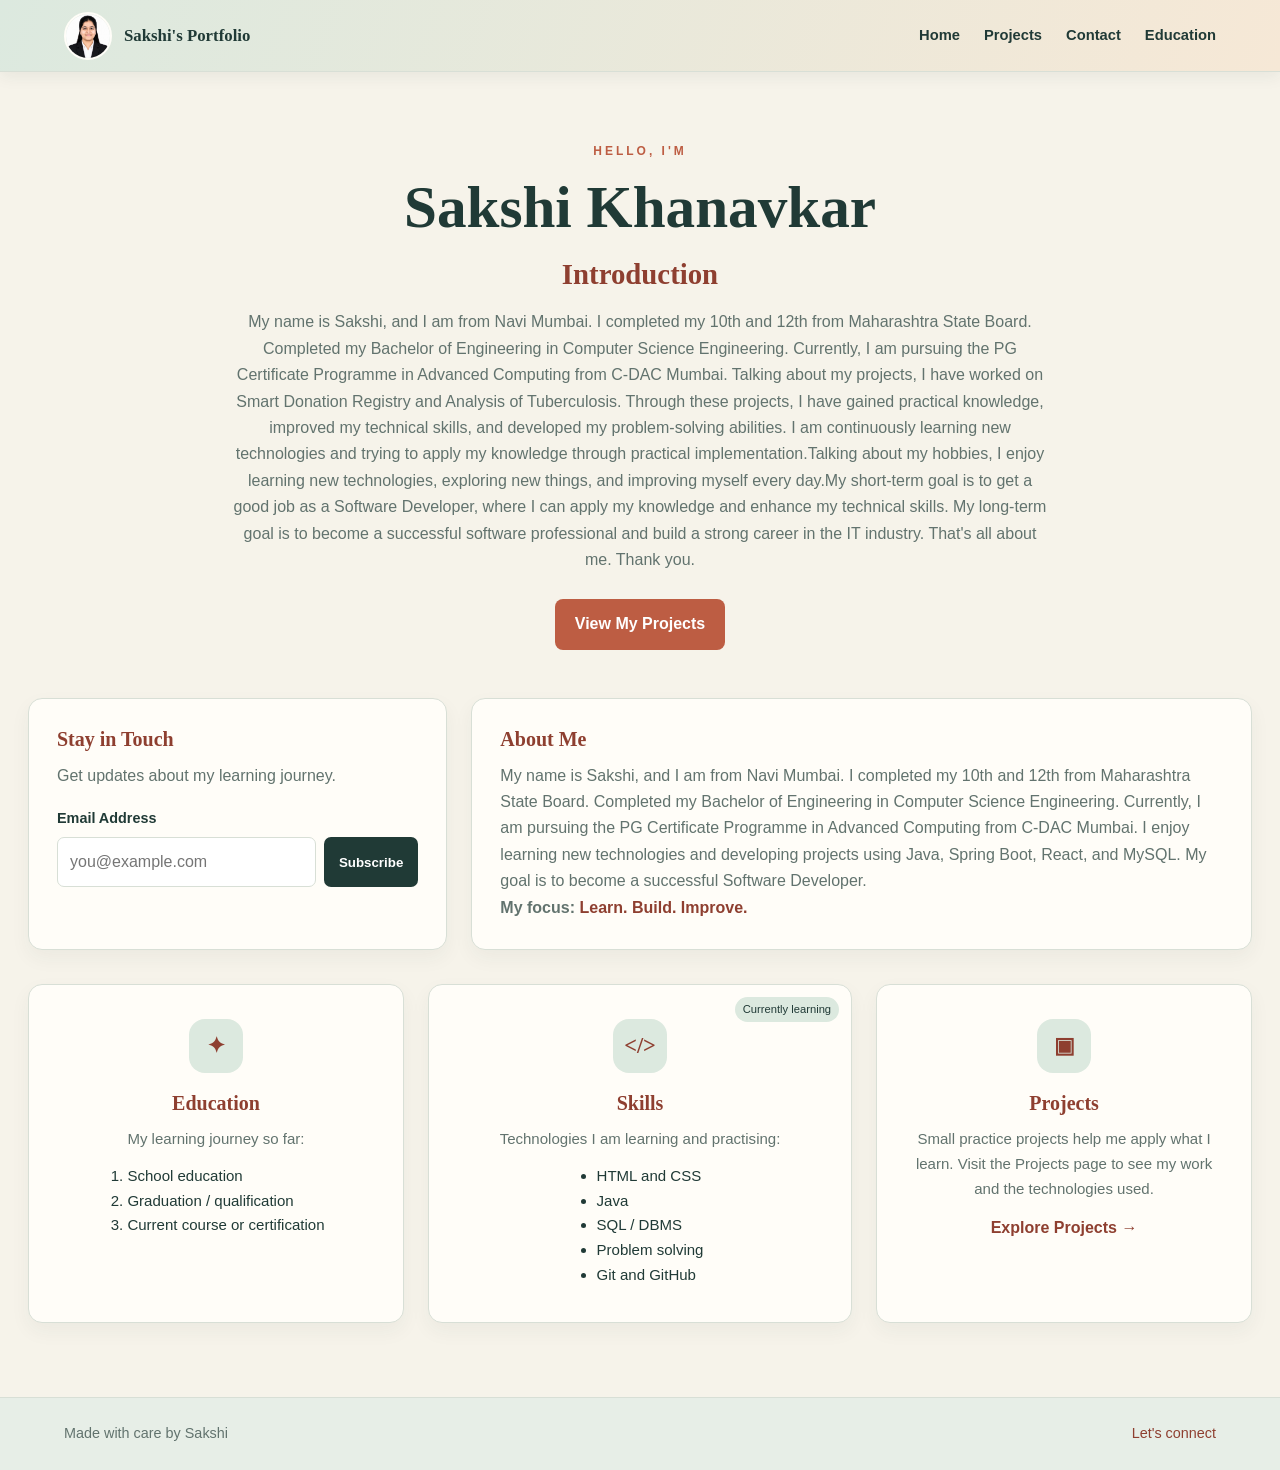
<file: index.html>
<!DOCTYPE html>
<html lang="en">
<head>
    <meta charset="UTF-8">
    <meta name="viewport" content="width=device-width, initial-scale=1.0">
    <title>Sakshi | Portfolio</title>
    <link rel="stylesheet" href="style.css">
</head>
<body>

    <!-- Header stays at the top while scrolling. -->
    <header class="site-header">
        <a class="brand" href="index.html">
            <!-- CHANGE THE IMAGE FILE NAME HERE -->
            <img src="images/profile.jpg (2).jpg" alt="Sakshi's profile photo" class="profile-photo">
            <span>Sakshi's Portfolio</span>
        </a>

        <nav id="main-nav">
            <a href="index.html">Home</a>
            <a href="projects.html">Projects</a>
            <a href="contact.html">Contact</a>
            <a href="#education">Education</a>
        </nav>
    </header>

    <main>
        <!-- Introduction section -->
        <section class="hero">
            <p class="eyebrow">HELLO, I'M</p>
            <h1>Sakshi Khanavkar</h1>
            <h2>Introduction</h2>

            <p class="intro-text">
                My name is Sakshi, and I am from Navi Mumbai. 
                I completed my 10th and 12th from Maharashtra State Board. 
                Completed my Bachelor of Engineering in Computer Science Engineering.  
                Currently, I am pursuing the PG Certificate Programme in Advanced Computing from C-DAC Mumbai.
Talking about my projects, I have worked on Smart Donation Registry and Analysis of Tuberculosis. 
Through these projects, I have gained practical knowledge, improved my technical skills, and developed my problem-solving abilities. 
I am continuously learning new technologies and trying to apply my knowledge through practical implementation.Talking about my hobbies, I enjoy learning new technologies, exploring new things, and improving myself every day.My short-term goal is to get a good job as a Software Developer, where I can apply my knowledge and enhance my technical skills. 
My long-term goal is to become a successful software professional and build a strong career in the IT industry.
That's all about me. Thank you.
            </p>

            <a class="primary-button" href="projects.html">
                View My Projects
            </a>
        </section>

        <!-- Middle row: subscription and About Me -->
        <section class="middle-row">

            <div class="panel subscribe-panel">
                <h3>Stay in Touch</h3>
                <p>Get updates about my learning journey.</p>

                <form action="#" method="get">
                    <label for="subscribe-email">Email Address</label>

                    <div class="subscribe-controls">
                        <input
                            type="email"
                            id="subscribe-email"
                            name="email"
                            placeholder="you@example.com"
                            required
                        >

                        <button type="submit">Subscribe</button>
                    </div>
                </form>
            </div>

            <div class="panel about-panel">
                <h3>About Me</h3>

                <p>
                    My name is Sakshi, and I am from Navi Mumbai. I completed my 10th and 12th from Maharashtra State Board. Completed my Bachelor of Engineering in Computer Science Engineering.  
                    Currently, I am pursuing the PG Certificate Programme in Advanced Computing from C-DAC Mumbai. I enjoy learning new technologies and developing projects using Java, Spring Boot, React, and MySQL. 
                    My goal is to become a successful Software Developer.
                </p>

                <p>
                    <strong>My focus:</strong>
                    <span class="highlight">Learn. Build. Improve.</span>
                </p>
            </div>

        </section>

        <!-- Three cards -->
        <section class="card-row">

            <article class="info-card" id="education">
                <div class="card-icon">✦</div>
                <h3>Education</h3>

                <p>My learning journey so far:</p>

                <ol>
                    <li>School education</li>
                    <li>Graduation / qualification</li>
                    <li>Current course or certification</li>
                </ol>
            </article>

            <article class="info-card featured-card">
                <span class="card-label">Currently learning</span>
                <div class="card-icon">&lt;/&gt;</div>
                <h3>Skills</h3>

                <p>Technologies I am learning and practising:</p>

                <ul id="skills-list">
                    <li>HTML and CSS</li>
                    <li>Java</li>
                    <li>SQL / DBMS</li>
                    <li>Problem solving</li>
                    <li>Git and GitHub</li>
                </ul>
            </article>

            <article class="info-card">
                <div class="card-icon">▣</div>
                <h3>Projects</h3>

                <p>
                    Small practice projects help me apply what I learn.
                    Visit the Projects page to see my work and the
                    technologies used.
                </p>

                <a class="text-link" href="projects.html">
                    Explore Projects →
                </a>
            </article>

        </section>
    </main>

    <footer class="site-footer">
        <p>Made with care by Sakshi</p>
        <a href="contact.html">Let's connect</a>
    </footer>

    <!-- Later: a dark mode button could be added here. -->

</body>
</html>
</file>
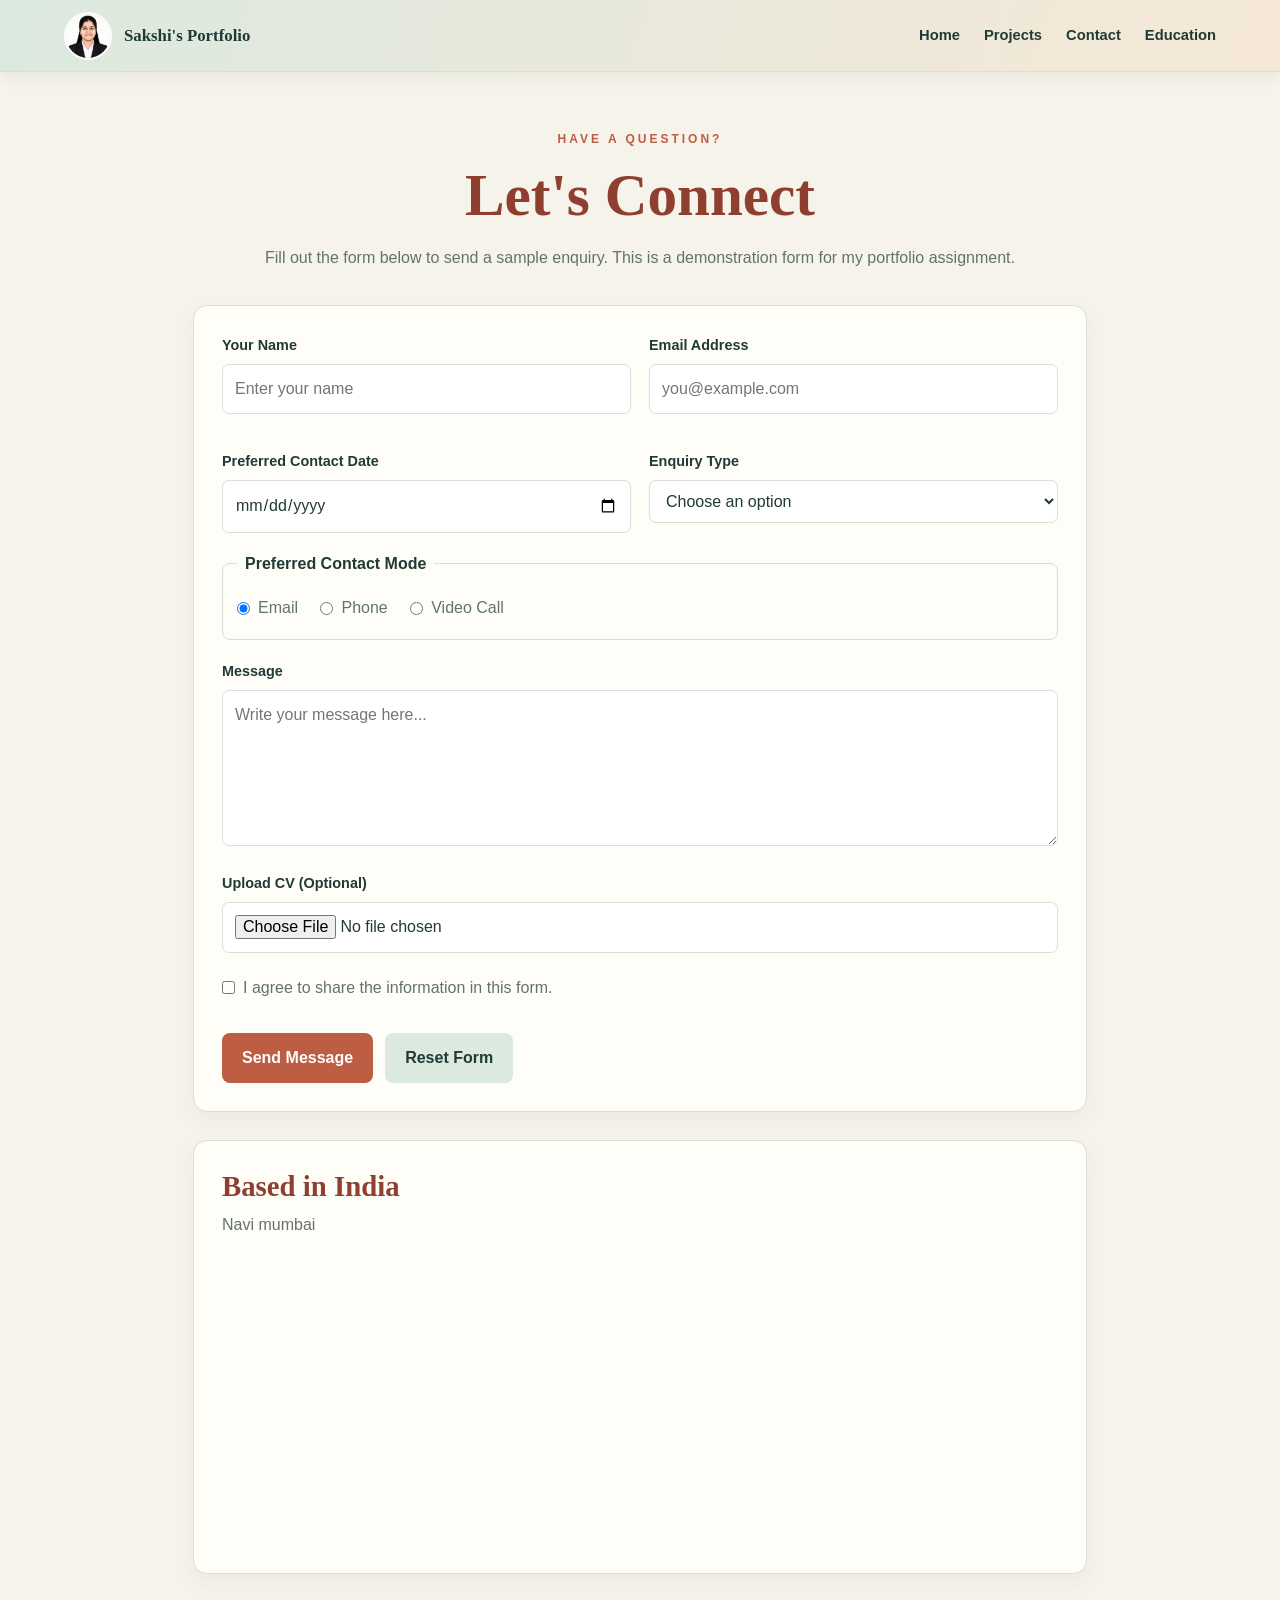
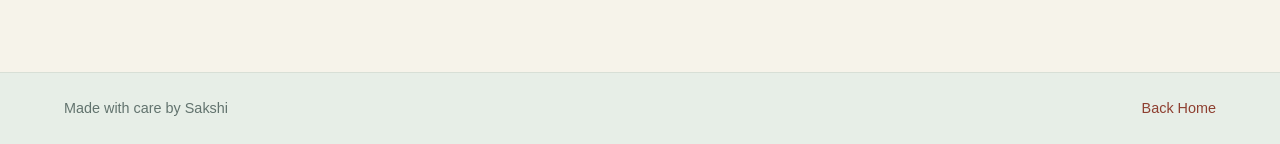
<file: contact.html>
<!DOCTYPE html>
<html lang="en">
<head>
    <meta charset="UTF-8">
    <meta name="viewport" content="width=device-width, initial-scale=1.0">
    <title>Contact | Sakshi</title>
    <link rel="stylesheet" href="style.css">

    <!-- Internal CSS for a note used on this page only. -->
    <style>
        .form-note {
            color: #64716d;
            font-size: 0.92rem;
        }
    </style>
</head>
<body>

    <header class="site-header">
        <a class="brand" href="index.html">
            <!-- CHANGE THE IMAGE FILE NAME HERE TOO -->
            <img src="images/profile.jpg (2).jpg" alt="Your profile photo" class="profile-photo">
            <span>Sakshi's Portfolio</span>
        </a>

        <nav id="main-nav">
            <a href="index.html">Home</a>
            <a href="projects.html">Projects</a>
            <a href="contact.html">Contact</a>
            <a href="index.html#education">Education</a>
        </nav>
    </header>

    <main class="page-main contact-layout">

        <section class="page-heading">
            <p class="eyebrow">HAVE A QUESTION?</p>
            <h1>Let's Connect</h1>
            <p>
                Fill out the form below to send a sample enquiry.
                This is a demonstration form for my portfolio assignment.
            </p>
        </section>

        <form class="contact-form" id="contact-form"
              action="#" method="post">

            <div class="form-grid">
                <div class="form-field">
                    <label for="full-name">Your Name</label>
                    <input type="text" id="full-name" name="name"
                           placeholder="Enter your name" required>
                </div>

                <div class="form-field">
                    <label for="contact-email">Email Address</label>
                    <input type="email" id="contact-email" name="email"
                           placeholder="you@example.com" required>
                </div>

                <div class="form-field">
                    <label for="contact-date">Preferred Contact Date</label>
                    <input type="date" id="contact-date" name="contact-date">
                </div>

                <div class="form-field">
                    <label for="enquiry-type">Enquiry Type</label>
                    <select id="enquiry-type" name="enquiry-type" required>
                        <option value="">Choose an option</option>
                        <option value="opportunity">Job Opportunity</option>
                        <option value="project">Project Discussion</option>
                        <option value="question">General Question</option>
                    </select>
                </div>
            </div>

            <fieldset>
                <legend>Preferred Contact Mode</legend>

                <label class="choice-label">
                    <input type="radio" id="mode-email"
                           name="contact-mode" value="email" checked>
                    Email
                </label>

                <label class="choice-label">
                    <input type="radio" id="mode-phone"
                           name="contact-mode" value="phone">
                    Phone
                </label>

                <label class="choice-label">
                    <input type="radio" id="mode-video"
                           name="contact-mode" value="video">
                    Video Call
                </label>
            </fieldset>

            <div class="form-field">
                <label for="message">Message</label>
                <textarea id="message" name="message" rows="5"
                          placeholder="Write your message here..."
                          required></textarea>
            </div>

            <div class="form-field">
                <label for="cv-upload">Upload CV (Optional)</label>
                <input type="file" id="cv-upload" name="cv-upload"
                       accept=".pdf,.doc,.docx">
            </div>

            <label class="choice-label consent-label">
                <input type="checkbox" id="consent"
                       name="consent" required>
                I agree to share the information in this form.
            </label>

            
            <div class="form-buttons">
                <button class="primary-button" type="submit">
                    Send Message
                </button>

                <button class="secondary-button" type="reset">
                    Reset Form
                </button>
            </div>
        </form>

        <section class="location-panel">
            <h2>Based in India</h2>
            <p>Navi mumbai</p>

            <iframe
                title="Map of Mumbai"
                src="https://www.google.com/maps?q=Mumbai%2C%20India&output=embed"
                loading="lazy">
            </iframe>
        </section>

    </main>

    <footer class="site-footer">
        <p>Made with care by Sakshi</p>
        <a href="index.html">Back Home</a>
    </footer>

</body>
</html>
</file>
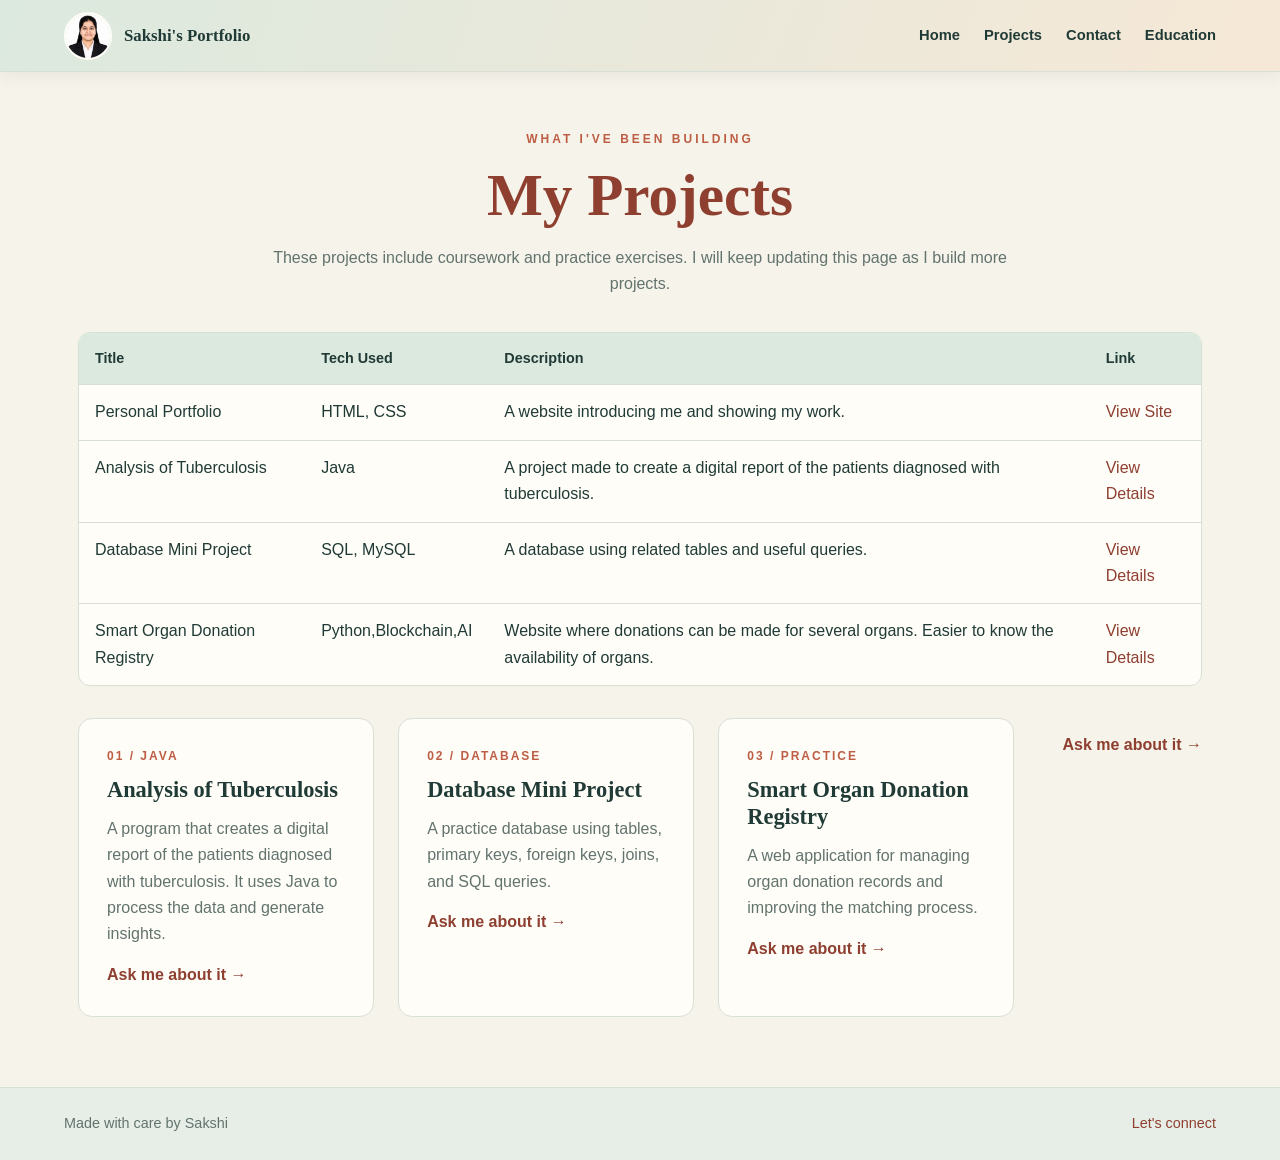
<file: projects.html>
<!DOCTYPE html>
<html lang="en">
<head>
    <meta charset="UTF-8">
    <meta name="viewport" content="width=device-width, initial-scale=1.0">
    <title>Projects | Saksh</title>
    <link rel="stylesheet" href="style.css">
</head>
<body>

    <header class="site-header">
        <a class="brand" href="index.html">
            <!-- CHANGE THE IMAGE FILE NAME HERE TOO -->
            <img src="images/profile.jpg (2).jpg" alt="Your profile photo" class="profile-photo">
            <span>Sakshi's Portfolio</span>
        </a>

        <nav id="main-nav">
            <a href="index.html">Home</a>
            <a href="projects.html">Projects</a>
            <a href="contact.html">Contact</a>
            <a href="index.html#education">Education</a>
        </nav>
    </header>

    <main class="page-main">

        <section class="page-heading">
            <p class="eyebrow">WHAT I'VE BEEN BUILDING</p>
            <h1>My Projects</h1>
            <p>
                These projects include coursework and practice exercises.
                I will keep updating this page as I build more projects.
            </p>
        </section>

        <!-- Project table -->
        <div class="table-wrap">
            <table id="project-table">
                <thead>
                    <tr>
                        <th>Title</th>
                        <th>Tech Used</th>
                        <th>Description</th>
                        <th>Link</th>
                    </tr>
                </thead>

                <tbody>
                    <tr>
                        <td>Personal Portfolio</td>
                        <td>HTML, CSS</td>
                        <td>A website introducing me and showing my work.</td>
                        <td><a href="index.html">View Site</a></td>
                    </tr>

                    <tr>
                        <td>Analysis of Tuberculosis</td>
                        <td>Java</td>
                        <td>A project made to create a digital report of the patients diagnosed with tuberculosis.</td>
                        <td><a href="#tuberculosis-analysis">View Details</a></td>
                    </tr>

                    <tr>
                        <td>Database Mini Project</td>
                        <td>SQL, MySQL</td>
                        <td>A database using related tables and useful queries.</td>
                        <td><a href="#database-project">View Details</a></td>
                    </tr>

                    <tr>
                        <td>Smart Organ Donation Registry</td>
                        <td>Python,Blockchain,AI</td>
                        <td>Website where donations can be made for several organs. Easier to know the availability of organs.</td>
                        <td><a href="#smart-organ-donation-registry">View Details</a></td>
                    </tr>
                </tbody>
            </table>
        </div>

        <!-- Two project cards -->
        <section class="project-cards">

            <article class="project-card" id="Analysis of Tuberculosis">
                <p class="project-type">01 / JAVA</p>
                <h2>Analysis of Tuberculosis</h2>
                <p>
                    A program that creates a digital report of the patients diagnosed with tuberculosis. 
                    It uses Java to process the data and generate insights.
                </p>
                <a class="text-link" href="contact.html">Ask me about it →</a>
            </article>

            <article class="project-card" id="database-project">
                <p class="project-type">02 / DATABASE</p>
                <h2>Database Mini Project</h2>
                <p>
                    A practice database using tables, primary keys,
                    foreign keys, joins, and SQL queries.
                </p>
                <a class="text-link" href="contact.html">Ask me about it →</a>
            </article>

            <article class="project-card" id="smart-organ-donation-registry">
                <p class="project-type">03 / PRACTICE</p>
                <h2>Smart Organ Donation Registry</h2>
                <p>
                    A web application for managing organ donation records and improving the matching process.
                </p>
                <a class="text-link" href="contact.html">Ask me about it →</a>
            </article>
                </p>
                <a class="text-link" href="contact.html">Ask me about it →</a>
            </article>

        </section>
    </main>

    <footer class="site-footer">
        <p>Made with care by Sakshi</p>
        <a href="contact.html">Let's connect</a>
    </footer>

</body>
</html>
</file>
<file: style.css>
/* Selector precedence: inline CSS > ID > class > tag > universal (*). */

* {
    box-sizing: border-box;
    margin: 0;
    padding: 0;
}

:root {
    --ink: #203a36;
    --muted: #62736e;
    --paper: #f6f3ea;
    --card: #fffdf8;
    --accent: #bd5d43;
    --accent-dark: #8e3f30;
    --mint: #dce9df;
    --line: #d8dfd6;
}

html {
    scroll-behavior: smooth;
}

body {
    background: var(--paper);
    color: var(--ink);
    font-family: "Trebuchet MS", Arial, sans-serif;
    line-height: 1.65;
    padding-top: 88px;
}

h1, h2, h3 {
    font-family: Georgia, "Times New Roman", serif;
    line-height: 1.2;
}

h1 {
    font-size: clamp(2.2rem, 5vw, 3.7rem);
}

h2 {
    font-size: 1.8rem;
}

h3 {
    font-size: 1.25rem;
}

p {
    color: var(--muted);
}

a {
    color: var(--accent-dark);
    text-decoration: none;
}

/* Fixed header and navigation */
.site-header {
    position: fixed;
    top: 0;
    left: 0;
    right: 0;
    z-index: 10;
    min-height: 72px;
    padding: 10px 5%;
    display: flex;
    justify-content: space-between;
    align-items: center;
    gap: 24px;
    background: linear-gradient(110deg, #dce9df, #f6e8d6);
    border-bottom: 1px solid var(--line);
    box-shadow: 0 4px 16px rgba(32, 58, 54, 0.07);
}

.brand {
    display: flex;
    align-items: center;
    gap: 12px;
    color: var(--ink);
    font-weight: bold;
}

.brand span {
    font-family: Georgia, "Times New Roman", serif;
    font-size: 1.05rem;
}

/* Profile photo size and shape */
.profile-photo {
    width: 48px;
    height: 48px;
    object-fit: cover;
    border-radius: 50%;
    border: 2px solid var(--card);
    background: var(--mint);
}

/* ID selector for navigation */
#main-nav {
    display: flex;
    justify-content: center;
    align-items: center;
    gap: 24px;
}

#main-nav a {
    color: var(--ink);
    font-size: 0.92rem;
    font-weight: bold;
    transition: color 0.25s ease, transform 0.25s ease;
}

#main-nav a:hover {
    color: var(--accent);
    transform: translateY(-2px);
}

/* Introduction section */
.hero {
    max-width: 1000px;
    margin: 0 auto;
    padding: 54px 24px 48px;
    text-align: center;
}

.eyebrow {
    color: var(--accent);
    font-size: 0.75rem;
    font-weight: bold;
    letter-spacing: 3px;
    text-transform: uppercase;
    margin-bottom: 10px;
}

.hero h2 {
    color: var(--accent-dark);
    margin: 14px 0 18px;
}

.intro-text {
    max-width: 820px;
    margin: 0 auto 26px;
}

/* Buttons */
.primary-button,
.secondary-button {
    display: inline-block;
    border: 0;
    border-radius: 8px;
    padding: 12px 20px;
    font: inherit;
    font-weight: bold;
    cursor: pointer;
    transition: background-color 0.25s ease,
                transform 0.25s ease;
}

.primary-button {
    background: var(--accent);
    color: white;
}

.primary-button:hover {
    background: var(--accent-dark);
    color: white;
    transform: translateY(-2px);
}

.secondary-button {
    background: var(--mint);
    color: var(--ink);
}

.secondary-button:hover {
    background: #c5d8ca;
    transform: translateY(-2px);
}

/* Middle row uses Flexbox */
.middle-row {
    max-width: 1320px;
    margin: 0 auto;
    padding: 0 28px;
    display: flex;
    gap: 24px;
    align-items: stretch;
}

/* Shared panel styling */
.panel {
    background: var(--card);
    border: 1px solid var(--line);
    border-radius: 14px;
    padding: 28px;
    box-shadow: 0 8px 20px rgba(32, 58, 54, 0.05);
}

.subscribe-panel {
    flex: 1;
}

.about-panel {
    flex: 2;
}

.panel h3 {
    color: var(--accent-dark);
    margin-bottom: 12px;
}

.subscribe-panel form {
    margin-top: 18px;
}

.subscribe-panel label,
.form-field label {
    display: block;
    font-weight: bold;
    font-size: 0.9rem;
    margin-bottom: 6px;
}

/* Email input and subscribe button */
.subscribe-controls {
    display: flex;
    gap: 8px;
}

input,
select,
textarea {
    width: 100%;
    padding: 11px 12px;
    border: 1px solid var(--line);
    border-radius: 7px;
    background: white;
    color: var(--ink);
    font: inherit;
}

input:focus,
select:focus,
textarea:focus {
    outline: 2px solid #c9d9ce;
    border-color: var(--accent);
}

.subscribe-controls button {
    border: 0;
    border-radius: 7px;
    padding: 0 15px;
    background: var(--ink);
    color: white;
    font-weight: bold;
    cursor: pointer;
    transition: background-color 0.25s ease;
}

.subscribe-controls button:hover {
    background: var(--accent-dark);
}

.highlight {
    color: var(--accent-dark);
    font-weight: bold;
}

/* Education, Skills and Projects cards */
.card-row {
    max-width: 1320px;
    margin: 30px auto 70px;
    padding: 0 28px;
    display: flex;
    justify-content: center;
    gap: 24px;
    align-items: stretch;
}

.info-card {
    position: relative;
    flex: 1;
    width: 30%;
    border: 1px solid var(--line);
    border-radius: 14px;
    padding: 34px 26px;
    margin: 4px 0;
    background: var(--card);
    text-align: center;
    box-shadow: 0 8px 20px rgba(32, 58, 54, 0.05);
    transition: transform 0.25s ease,
                box-shadow 0.25s ease;
}

.info-card:hover {
    transform: translateY(-5px);
    box-shadow: 0 14px 28px rgba(32, 58, 54, 0.1);
}

/* Different Flexbox value for the featured card */
.featured-card {
    flex: 1.15;
}

.card-icon {
    display: inline-flex;
    align-items: center;
    justify-content: center;
    width: 54px;
    height: 54px;
    margin-bottom: 18px;
    border-radius: 16px;
    background: var(--mint);
    color: var(--accent-dark);
    font-family: Georgia, serif;
    font-size: 1.4rem;
    font-weight: bold;
}

.info-card h3 {
    color: var(--accent-dark);
    margin-bottom: 12px;
}

.info-card p,
.info-card li {
    font-size: 0.94rem;
}

.info-card ul,
.info-card ol {
    display: inline-block;
    text-align: left;
    margin: 12px 0 0 20px;
}

/* Absolute position inside the relative card */
.card-label {
    position: absolute;
    top: 12px;
    right: 12px;
    padding: 3px 8px;
    border-radius: 20px;
    background: var(--mint);
    color: var(--ink);
    font-size: 0.7rem;
}

.text-link {
    display: inline-block;
    margin-top: 14px;
    font-weight: bold;
}

/* Common layout for Projects and Contact pages */
.page-main {
    max-width: 1180px;
    margin: 0 auto;
    padding: 42px 28px 70px;
}

.page-heading {
    max-width: 760px;
    margin: 0 auto 34px;
    text-align: center;
}

.page-heading h1 {
    color: var(--accent-dark);
    margin-bottom: 14px;
}

/* Project table */
.table-wrap {
    overflow-x: auto;
    background: var(--card);
    border: 1px solid var(--line);
    border-radius: 12px;
    margin-bottom: 32px;
}

table {
    width: 100%;
    border-collapse: collapse;
    text-align: left;
}

th,
td {
    border-bottom: 1px solid var(--line);
    padding: 14px 16px;
    vertical-align: top;
}

th {
    background: var(--mint);
    color: var(--ink);
    font-size: 0.9rem;
}

tbody tr:last-child td {
    border-bottom: 0;
}

tbody tr:hover {
    background: #faf7ef;
}

/* Project cards also use Flexbox */
.project-cards {
    display: flex;
    gap: 24px;
    justify-content: center;
}

.project-card {
    flex: 1;
    padding: 28px;
    border: 1px solid var(--line);
    border-radius: 14px;
    background: var(--card);
    transition: transform 0.25s ease;
}

.project-card:hover {
    transform: translateY(-4px);
}

.project-card h2 {
    font-size: 1.4rem;
    margin-bottom: 12px;
}

.project-type {
    color: var(--accent);
    font-size: 0.75rem;
    font-weight: bold;
    letter-spacing: 2px;
    margin-bottom: 10px;
}

/* Contact form */
.contact-layout {
    max-width: 950px;
}

.contact-form,
.location-panel {
    background: var(--card);
    border: 1px solid var(--line);
    border-radius: 14px;
    padding: 28px;
    margin-bottom: 28px;
    box-shadow: 0 8px 20px rgba(32, 58, 54, 0.05);
}

.form-grid {
    display: grid;
    grid-template-columns: repeat(2, minmax(0, 1fr));
    gap: 18px;
}

.form-field {
    margin-bottom: 18px;
}

fieldset {
    border: 1px solid var(--line);
    border-radius: 8px;
    padding: 14px;
    margin: 0 0 20px;
}

legend {
    padding: 0 8px;
    font-weight: bold;
}

.choice-label {
    display: inline-flex;
    align-items: center;
    gap: 8px;
    margin: 4px 18px 4px 0;
    color: var(--muted);
}

.choice-label input {
    width: auto;
}

.consent-label {
    margin-bottom: 16px;
}

.form-buttons {
    display: flex;
    gap: 12px;
    margin-top: 16px;
}

/* Map */
.location-panel h2 {
    color: var(--accent-dark);
    margin-bottom: 8px;
}

.location-panel iframe {
    width: 100%;
    height: 280px;
    border: 0;
    border-radius: 10px;
    margin-top: 18px;
}

/* Footer */
.site-footer {
    display: flex;
    justify-content: space-between;
    align-items: center;
    gap: 20px;
    padding: 24px 5%;
    background: #e7eee7;
    border-top: 1px solid var(--line);
}

.site-footer p,
.site-footer a {
    font-size: 0.9rem;
}

/* Responsive design for smaller screens */
@media (max-width: 800px) {
    body {
        padding-top: 130px;
    }

    .site-header {
        flex-direction: column;
        gap: 8px;
    }

    #main-nav {
        gap: 16px;
        flex-wrap: wrap;
    }

    .middle-row,
    .card-row,
    .project-cards {
        flex-direction: column;
    }

    .info-card {
        width: 100%;
    }

    .form-grid {
        grid-template-columns: 1fr;
    }
}

@media (max-width: 480px) {
    .site-header {
        padding: 10px 4%;
    }

    #main-nav {
        gap: 12px;
    }

    .hero {
        padding-top: 34px;
    }

    .middle-row,
    .card-row {
        padding: 0 16px;
    }

    .panel,
    .contact-form,
    .location-panel {
        padding: 20px;
    }

    .subscribe-controls {
        flex-direction: column;
    }

    .subscribe-controls button {
        padding: 10px;
    }

    .form-buttons,
    .site-footer {
        flex-direction: column;
        align-items: flex-start;
    }
}
</file>
